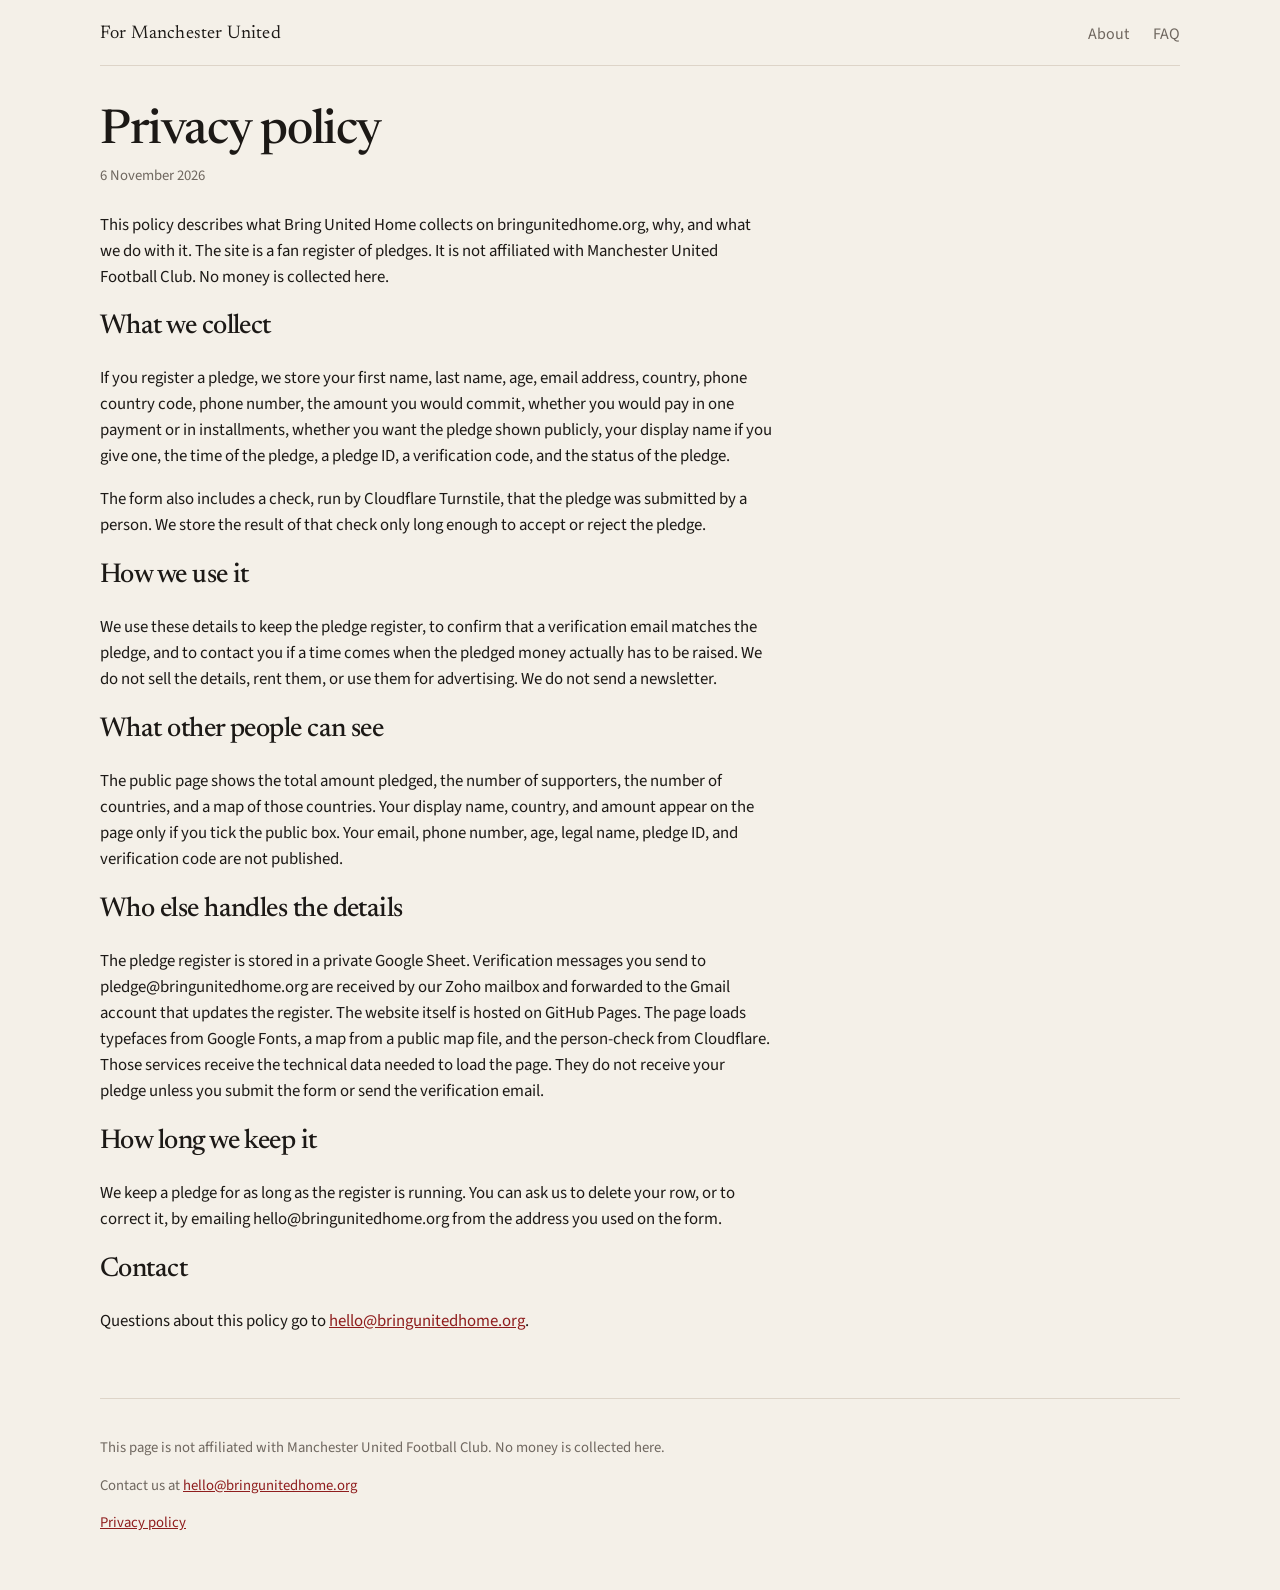
<file: privacy.html>
<!DOCTYPE html>
<html lang="en">
<head>
  <meta charset="utf-8">
  <meta name="viewport" content="width=device-width, initial-scale=1">
  <title>Privacy policy — Bring United Home</title>
  <link rel="preconnect" href="https://fonts.googleapis.com">
  <link rel="preconnect" href="https://fonts.gstatic.com" crossorigin>
  <link href="https://fonts.googleapis.com/css2?family=Newsreader:opsz,wght@6..72,400;6..72,500&family=Source+Sans+3:wght@400;600&display=swap" rel="stylesheet">
  <link rel="stylesheet" href="css/style.css">
</head>
<body>
  <header class="wrap site-header">
    <a class="wordmark" href="/">For Manchester United</a>
    <nav class="nav" aria-label="Page">
      <a href="/#about">About</a>
      <a href="/#faq">FAQ</a>
    </nav>
  </header>

  <main class="wrap">
    <article class="policy">
      <h1>Privacy policy</h1>
      <p class="updated">6 November 2026</p>

      <p>This policy describes what Bring United Home collects on bringunitedhome.org, why, and what we do with it. The site is a fan register of pledges. It is not affiliated with Manchester United Football Club. No money is collected here.</p>

      <h2>What we collect</h2>
      <p>If you register a pledge, we store your first name, last name, age, email address, country, phone country code, phone number, the amount you would commit, whether you would pay in one payment or in installments, whether you want the pledge shown publicly, your display name if you give one, the time of the pledge, a pledge ID, a verification code, and the status of the pledge.</p>
      <p>The form also includes a check, run by Cloudflare Turnstile, that the pledge was submitted by a person. We store the result of that check only long enough to accept or reject the pledge.</p>

      <h2>How we use it</h2>
      <p>We use these details to keep the pledge register, to confirm that a verification email matches the pledge, and to contact you if a time comes when the pledged money actually has to be raised. We do not sell the details, rent them, or use them for advertising. We do not send a newsletter.</p>

      <h2>What other people can see</h2>
      <p>The public page shows the total amount pledged, the number of supporters, the number of countries, and a map of those countries. Your display name, country, and amount appear on the page only if you tick the public box. Your email, phone number, age, legal name, pledge ID, and verification code are not published.</p>

      <h2>Who else handles the details</h2>
      <p>The pledge register is stored in a private Google Sheet. Verification messages you send to pledge@bringunitedhome.org are received by our Zoho mailbox and forwarded to the Gmail account that updates the register. The website itself is hosted on GitHub Pages. The page loads typefaces from Google Fonts, a map from a public map file, and the person-check from Cloudflare. Those services receive the technical data needed to load the page. They do not receive your pledge unless you submit the form or send the verification email.</p>

      <h2>How long we keep it</h2>
      <p>We keep a pledge for as long as the register is running. You can ask us to delete your row, or to correct it, by emailing hello@bringunitedhome.org from the address you used on the form.</p>

      <h2>Contact</h2>
      <p>Questions about this policy go to <a href="mailto:hello@bringunitedhome.org">hello@bringunitedhome.org</a>.</p>
    </article>
  </main>

  <footer class="wrap site-footer">
    <p>This page is not affiliated with Manchester United Football Club. No money is collected here.</p>
    <p>Contact us at <a href="mailto:hello@bringunitedhome.org">hello@bringunitedhome.org</a></p>
    <p><a href="privacy.html">Privacy policy</a></p>
  </footer>
</body>
</html>
</file>
<file: css/style.css>
:root {
  --paper: #f4f0e8;
  --ink: #1c1916;
  --muted: #6f675f;
  --rule: #ddd4c8;
  --red: #8f1d1d;
  --red-dark: #6e1515;
  --panel: #fbf8f3;
  --map-empty: #e4ddd2;
  --serif: "Newsreader", Georgia, serif;
  --sans: "Source Sans 3", "Segoe UI", sans-serif;
}

* { box-sizing: border-box; }

html { scroll-behavior: smooth; }

body {
  margin: 0;
  background: var(--paper);
  color: var(--ink);
  font-family: var(--sans);
  font-size: 1.05rem;
  line-height: 1.55;
}

button, input, select { font: inherit; color: inherit; }

a { color: var(--red); }

.wrap {
  width: min(1080px, calc(100% - 2.5rem));
  margin: 0 auto;
}

.site-header {
  display: flex;
  align-items: center;
  justify-content: space-between;
  padding: 1.25rem 0 1rem;
  border-bottom: 1px solid var(--rule);
}

.wordmark {
  color: var(--ink);
  text-decoration: none;
  font-family: var(--serif);
  font-size: 1.15rem;
  letter-spacing: 0.01em;
}

.nav { display: flex; gap: 1.5rem; }

.nav a {
  color: var(--muted);
  text-decoration: none;
  font-size: 1rem;
}

.nav a:hover { color: var(--ink); }

.pledge-button {
  background: var(--red);
  color: white;
  border: 0;
  padding: 0.7rem 1.15rem;
  cursor: pointer;
  letter-spacing: 0.04em;
  text-transform: uppercase;
  font-size: 0.78rem;
}

.pledge-hero {
  padding: 0.58rem 0.85rem;
  font-size: 0.53rem;
  letter-spacing: 0.06em;
}

.pledge-button:hover { background: var(--red-dark); }

.hero {
  display: grid;
  grid-template-columns: minmax(0, 1fr) 16.5rem;
  column-gap: 2rem;
  align-items: stretch;
  margin-top: 1.75rem;
}

.hero-portrait {
  position: relative;
  width: 16.5rem;
  margin: 0;
  justify-self: end;
  align-self: stretch;
  overflow: hidden;
  background: #141210;
}

.hero-portrait img {
  position: absolute;
  inset: 0;
  width: 100%;
  height: 100%;
  object-fit: cover;
  object-position: center 18%;
}

.kicker {
  margin: 0 0 0.4rem;
  color: var(--muted);
  font-size: 0.82rem;
  letter-spacing: 0.14em;
  text-transform: uppercase;
}

h1, h2, .counter-value, .stat strong {
  font-family: var(--serif);
  font-weight: 500;
}

h1 {
  margin: 0;
  font-size: clamp(3.2rem, 8vw, 6.4rem);
  line-height: 0.92;
  letter-spacing: -0.03em;
}

.lede {
  max-width: 38rem;
  margin: 1.25rem 0 0;
  font-size: 1.2rem;
}

.counter { margin-top: 2.4rem; }

.counter-label {
  margin: 0;
  color: var(--muted);
  font-size: 0.78rem;
  letter-spacing: 0.16em;
  text-transform: uppercase;
}

.counter-row {
  display: flex;
  align-items: center;
  justify-content: flex-start;
  gap: 1.25rem;
  margin-top: 1.35rem;
}

.counter-value {
  margin: 0;
  min-height: 0.95em;
  font-size: clamp(3.4rem, 9vw, 7rem);
  line-height: 0.95;
  letter-spacing: -0.04em;
}

.stats {
  display: grid;
  grid-template-columns: repeat(3, minmax(0, 1fr));
  gap: 1rem;
  margin-top: 1.75rem;
  padding-top: 1.25rem;
  border-top: 1px solid var(--rule);
}

.stat {
  min-width: 0;
  text-align: center;
}

.stat span {
  display: block;
  color: var(--muted);
  font-size: 0.75rem;
  letter-spacing: 0.08em;
  text-transform: uppercase;
  text-align: center;
}

.stat strong {
  display: block;
  margin-top: 0.45rem;
  font-size: clamp(1rem, 1.6vw, 1.35rem);
  line-height: 1.15;
  text-align: center;
  white-space: nowrap;
}

.spread {
  display: grid;
  grid-template-columns: minmax(0, 1.6fr) minmax(14rem, 0.7fr);
  gap: 3rem;
  margin-top: 4.5rem;
}

.manifesto p:first-child { margin-top: 0; }

h2 {
  margin: 0 0 1rem;
  font-size: 1.7rem;
  letter-spacing: -0.02em;
}

.promises { border-top: 1px solid var(--ink); padding-top: 0.8rem; }

.promises ol { margin: 0; padding: 0; list-style: none; }

.promises li {
  padding: 0.9rem 0;
  border-bottom: 1px solid var(--rule);
}

.promises strong { display: block; font-weight: 600; }

.promises span { color: var(--muted); }

.map-section, .register, .about, .faq { margin-top: 4.5rem; }

.faq details {
  border-top: 1px solid var(--rule);
  padding: 0.9rem 0;
}

.faq details:last-child { border-bottom: 1px solid var(--rule); }

.faq summary {
  cursor: pointer;
  font-weight: 600;
  list-style: none;
}

.faq summary::-webkit-details-marker { display: none; }

.faq details p {
  margin: 0.65rem 0 0;
  color: var(--muted);
}

#map {
  height: 440px;
  background: #ebe4d8;
  border-top: 1px solid var(--rule);
}

.leaflet-container { background: #ebe4d8; font-family: var(--sans); }

.register {
  display: grid;
  grid-template-columns: 1fr 1fr;
  gap: 3rem;
}

.register ol { list-style: none; margin: 0; padding: 0; }

.register li {
  display: grid;
  grid-template-columns: 1fr auto;
  gap: 0.2rem 1rem;
  padding: 0.85rem 0;
  border-top: 1px solid var(--rule);
}

.register .who { font-family: var(--serif); font-size: 1.2rem; }

.register .meta { color: var(--muted); font-size: 0.9rem; }

.register .sum {
  font-variant-numeric: tabular-nums;
  text-align: right;
}

.empty { color: var(--muted); border-top: 1px solid var(--rule); padding-top: 0.85rem; }

.site-footer {
  margin-top: 4rem;
  padding: 1.5rem 0 2.5rem;
  border-top: 1px solid var(--rule);
  color: var(--muted);
  font-size: 0.92rem;
}

.policy { max-width: 42rem; padding-top: 2.5rem; }

.policy h1 {
  margin: 0 0 0.4rem;
  font-family: var(--serif);
  font-size: clamp(2rem, 4vw, 3rem);
  font-weight: 500;
  line-height: 1.1;
}

.policy .updated {
  margin: 0 0 1.5rem;
  color: var(--muted);
  font-size: 0.92rem;
}

.overlay {
  position: fixed;
  inset: 0;
  background: rgba(28, 25, 22, 0.35);
}

.panel {
  position: fixed;
  top: 0;
  right: 0;
  height: 100%;
  width: min(28rem, 100%);
  background: var(--panel);
  border-left: 1px solid var(--rule);
  overflow: auto;
  padding: 1.5rem 1.4rem 2.5rem;
}

.panel-head {
  display: flex;
  justify-content: space-between;
  align-items: baseline;
  gap: 1rem;
}

.panel h2 { margin: 0; }

.close {
  background: none;
  border: 0;
  cursor: pointer;
  color: var(--muted);
  padding: 0;
}

form { margin-top: 1.25rem; }

label { display: block; margin: 0.9rem 0 0.3rem; font-size: 0.92rem; }

input, select {
  width: 100%;
  background: transparent;
  border: 0;
  border-bottom: 1px solid var(--rule);
  padding: 0.45rem 0;
  border-radius: 0;
}

.check { display: flex; gap: 0.6rem; align-items: flex-start; margin-top: 1rem; }
.check input { width: auto; margin-top: 0.3rem; }

.row { display: grid; grid-template-columns: 1fr 1fr; gap: 1rem; }

#turnstile-widget { margin-top: 1.1rem; min-height: 65px; }

.form-error { color: var(--red); min-height: 1.2rem; }

.field-error {
  color: var(--red);
  margin: 0.35rem 0 0;
  font-size: 0.92rem;
}

.field-error:empty { display: none; }

.hp { position: absolute; left: -9999px; }

#success h2 {
  margin: 0 0 0.4rem;
  font-size: 1.7rem;
}

#success h3 {
  margin: 1.2rem 0 0.45rem;
  font-family: var(--serif);
  font-size: 1.2rem;
  font-weight: 500;
}

.verify-or { margin: 0.85rem 0 0.35rem; }

.verify-mail {
  margin: 0.45rem 0 0.75rem;
  line-height: 1.45;
  overflow-wrap: anywhere;
}

.verify-note {
  margin: 0;
  color: var(--muted);
  font-size: 0.92rem;
}

a.pledge-button {
  display: inline-block;
  margin-top: 0.35rem;
  text-decoration: none;
}

.goal {
  position: relative;
  height: 12rem;
  margin: 0;
  overflow: hidden;
}

.goal[hidden], #success-body[hidden] { display: none; }

.goal-pitch {
  position: absolute;
  left: 0;
  right: 0;
  bottom: 0.35rem;
  height: 2px;
  background: var(--ink);
}

.goal-posts {
  position: absolute;
  right: 0.6rem;
  bottom: 0.35rem;
  width: 4.4rem;
  height: 2.5rem;
  border: 3px solid var(--ink);
  border-bottom: 0;
}

.goal-ball {
  position: absolute;
  left: 0.35rem;
  bottom: 0.2rem;
  width: 0.72rem;
  height: 0.72rem;
  border-radius: 50%;
  background: var(--ink);
}

.goal.play .goal-ball { animation: goal-kick 1.5s ease-in forwards; }

@keyframes goal-kick {
  0% { transform: translate(0, 0); }
  65% { transform: translate(11.5rem, -1.7rem); }
  100% { transform: translate(15.2rem, 0.15rem); }
}

@media (prefers-reduced-motion: reduce) {
  .goal { display: none; }
}

#share-card {
  display: block;
  width: 78%;
  height: auto;
  margin-top: 0.4rem;
  background: #141210;
}

.share-actions { display: flex; gap: 1rem; margin-top: 0.55rem; }

.text-button {
  background: none;
  border: 0;
  padding: 0;
  cursor: pointer;
  color: var(--muted);
}

.text-button:hover { color: var(--ink); }

.share {
  width: 100%;
  min-height: 5rem;
  background: transparent;
  border: 1px solid var(--rule);
  padding: 0.7rem;
}

@media (max-width: 800px) {
  .hero, .spread, .register, .row { grid-template-columns: 1fr; }
  .hero-portrait {
    width: min(16.5rem, 100%);
    height: 22rem;
    justify-self: center;
    margin-left: auto;
    margin-right: auto;
  }
  .counter-row { flex-wrap: wrap; }
  .stats { grid-template-columns: 1fr; }
  #map { height: 320px; }
}
</file>
